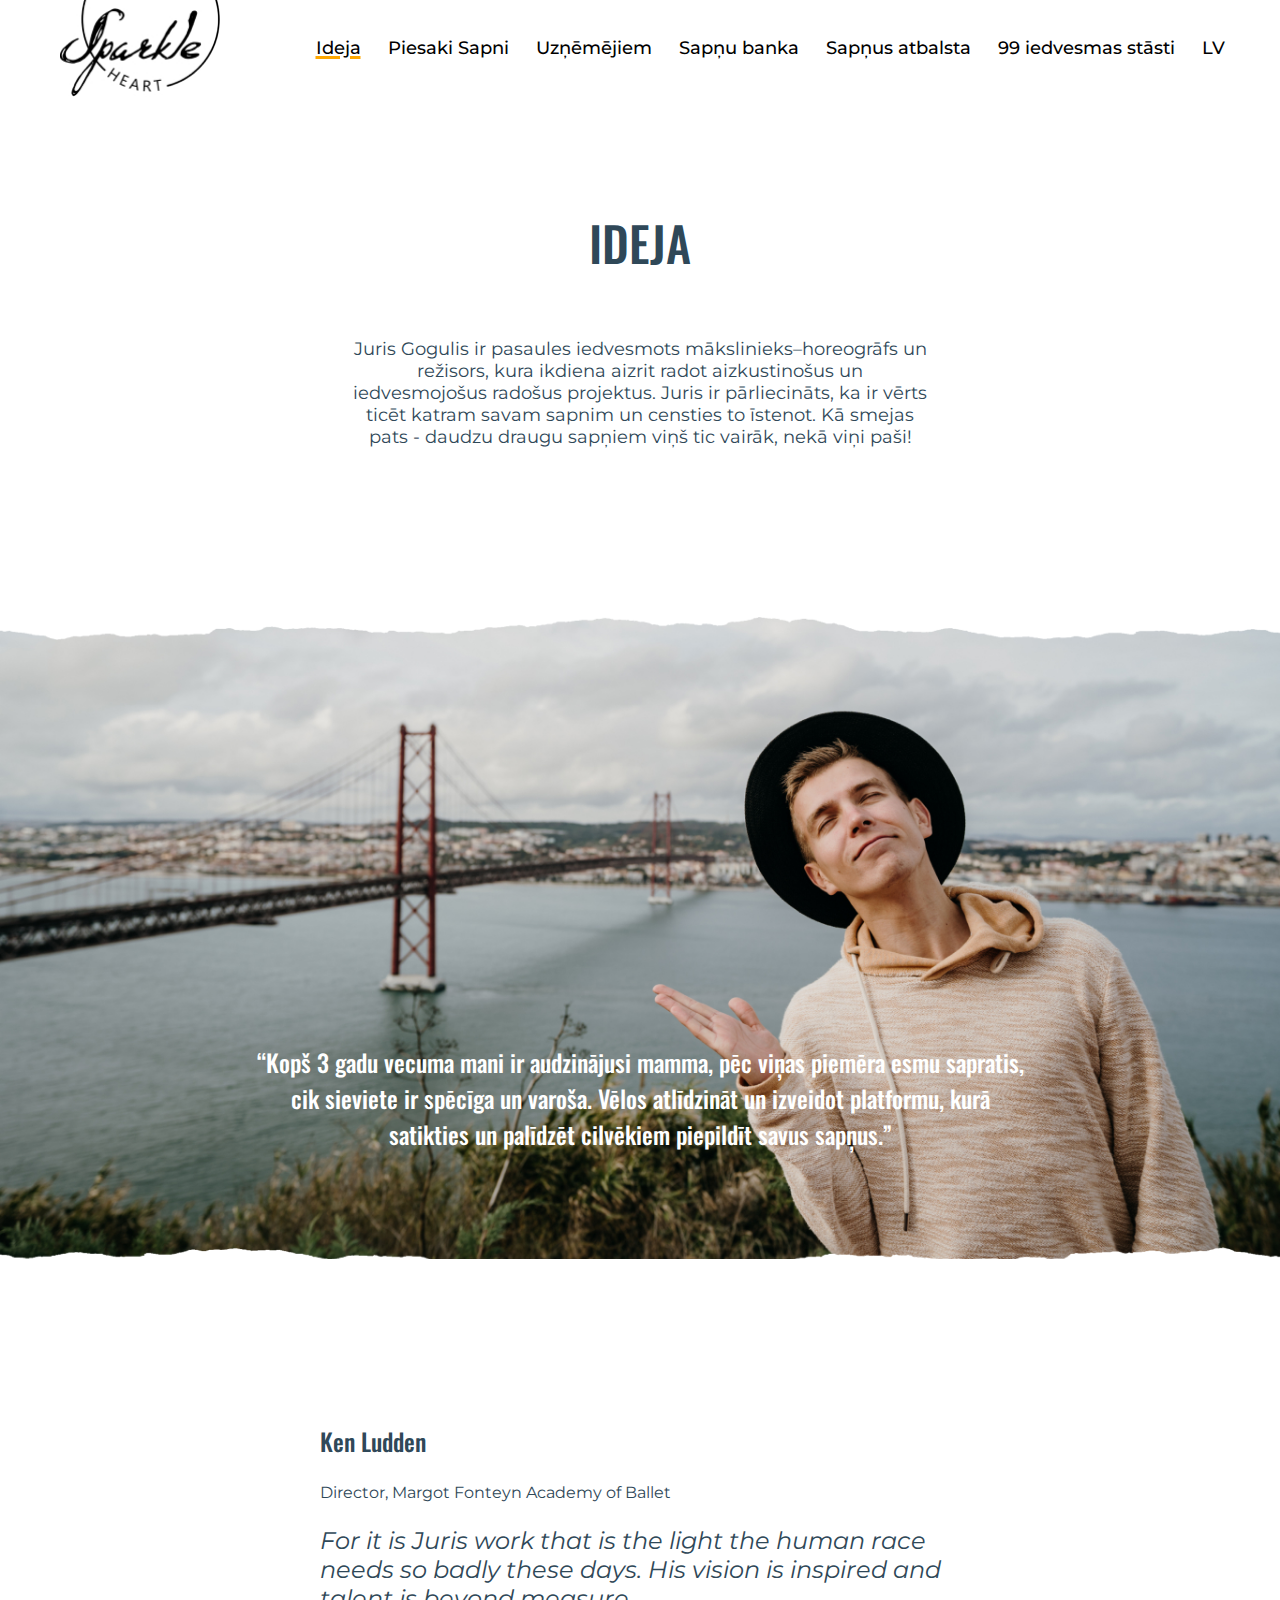
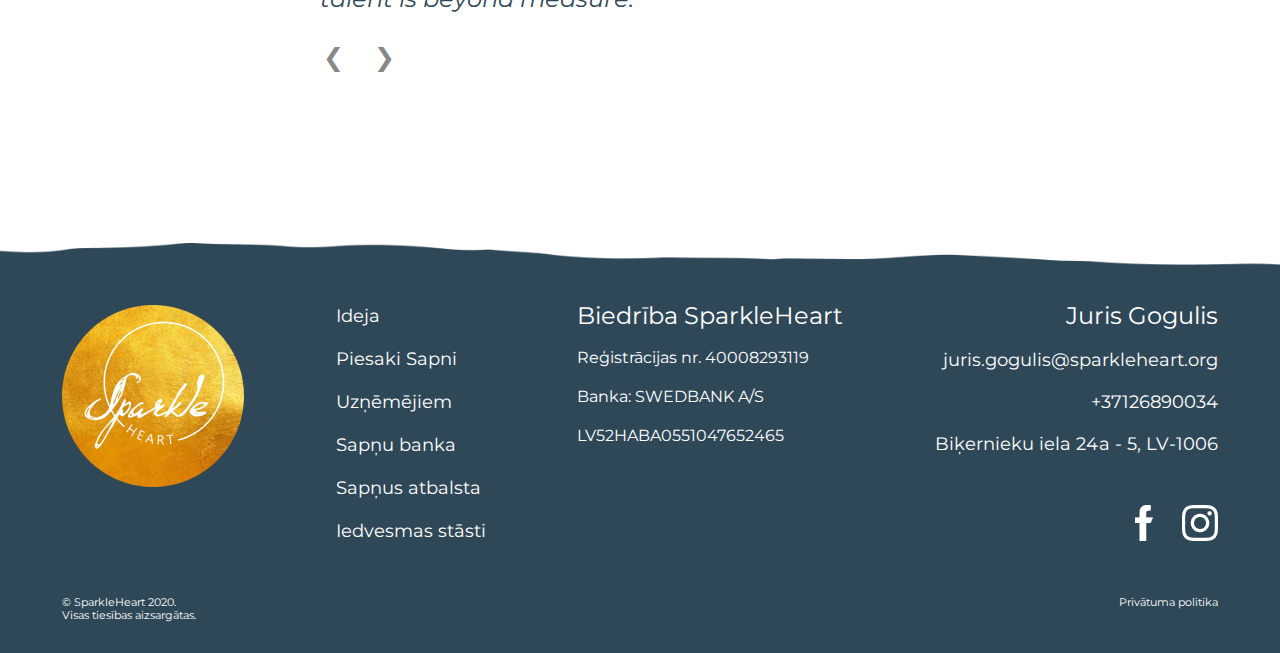
<file: ideja.html>
<!DOCTYPE html>
<html lang="en">

<head>
    <meta charset="UTF-8">
    <meta name="viewport" content="width=device-width, initial-scale=1.0">
    <meta http-equiv="X-UA-Compatible" content="ie=edge">
    <title>Sparkle</title>
    <link rel="stylesheet" href="assets/CSS/style.css">
    <link rel="icon" href="assets/img/Intersect.png">

</head>

<body>
    <div class="wrapper">
        <div class="navbar">
            <div class="container">
                <a class="logo" href="index.html"><img src="assets/img/BlackLogo 3.jpg" alt="black logo"></a>

                <img id="mobile-cta" class="mobile-menu" src="assets/img/menu.svg" alt="Open Navigation">

                <nav id="anchor">
                    <a class="logo" href="index.html"><img class="logo-2" src="assets/img/BlackLogo 3.jpg" alt="black logo"></a>
                    <img id="mobile-exit" class="mobile-menu-exit" src="assets/img/Exit-1.svg" alt="Close navigation">
                    <ul class="primary-nav">
                        <li><a class="active" href="ideja.html">Ideja</a></li>
                        <li><a href="piesaki_sapni.html">Piesaki Sapni</a></li>
                        <li><a href="uznemejiem.html">Uzņēmējiem</a></li>
                        <li><a href="sapnu_banka.html">Sapņu banka</a></li>
                        <li><a href="sapnus_atbalsta.html">Sapņus atbalsta</a></li>
                        <li><a href="iedvesmas_stasti.html">99 iedvesmas stāsti</a></li>
                        <div class="language">
                                <a href="#">LV</a>
                                <div class="dropdown-content">
                                <a href="#">EN</a>
                                <a href="#">RU</a>
                                </div>
                        </div>
                    </ul>

                    </ul>
                </nav>
            </div>
        </div>

        <section class=ideja-text>
            <h1>ideja</h1>
            <p class="text2 text">Juris Gogulis ir pasaules iedvesmots mākslinieks–horeogrāfs un režisors, kura ikdiena
                aizrit radot
                aizkustinošus un iedvesmojošus radošus projektus. Juris ir pārliecināts, ka ir vērts ticēt katram savam
                sapnim un censties to īstenot. Kā smejas pats - daudzu draugu sapņiem viņš tic vairāk, nekā viņi paši!</p>
        </section>
        <section class=juris>
            <img class="ripped-4" src="assets/img/ripped 6 12.png" alt="">
            <img class="juris-img" src="assets/img/Juris.jpg" alt="">
            <!-- <img class="gradient" src="assets/img/Rectangle 38.png" alt=""> -->
            <p class="text2">“Kopš 3 gadu vecuma mani ir audzinājusi mamma, pēc viņas piemēra esmu sapratis, cik
                sieviete ir spēcīga
                un varoša. Vēlos atlīdzināt un izveidot platformu, kurā satikties un palīdzēt cilvēkiem piepildīt savus
                sapņus.”</p>
            <img class="ripped-5" src="assets/img/ripped 6 13.png" alt="">
        </section>

        <div class="slideshow-container">
            <div class="mySlides">
                <h3>Ken Ludden</h3>
                <p>Director, Margot Fonteyn Academy of Ballet</p>
                <p class="italics">For it is Juris work that is the light the human race needs so badly these days. His
                    vision is
                    inspired and talent is beyond measure.</p>
            </div>
            <div class="mySlides">
                <h3>Something</h3>
                <p>Lorem ipsum dolor sit amet.</p>
                <p class="italics">Lorem ipsum dolor, sit amet consectetur adipisicing elit. Quas facere possimus
                    dolorum quidem a nulla porro aut, incidunt iure laboriosam.</p>
            </div>
            <a class="prev" onclick="plusSlides(-1)">&#10094;</a>
            <a class="next" onclick="plusSlides(1)">&#10095;</a>
        </div>

        <footer class="footer-color">
            <div class="footer-1">
                <div class="golden-logo"><img src="assets/img/GoldenV2Logo 3.png" alt=""></div>
                <div class="links">
                    <ul>
                        <li><a href="ideja.html">Ideja</a></li>
                        <li><a href="piesaki_sapni.html">Piesaki Sapni</a></li>
                        <li><a href="uznemejiem.html">Uzņēmējiem</a></li>
                        <li><a href="sapnu_banka.html">Sapņu banka</a></li>
                        <li><a href="sapnus_atbalsta.html">Sapņus atbalsta</a></li>
                        <li><a href="iedvesmas_stasti.html">Iedvesmas stāsti</a></li>
                    </ul>
                </div>
                <div class="bank">
                    <ul>
                        <li><span>Biedrība SparkleHeart</span></li>
                        <li>Reģistrācijas nr. 40008293119</li>
                        <li>Banka: SWEDBANK A/S</li>
                        <li>LV52HABA0551047652465</li>
                    </ul>
                </div>
                <div class="contacts">
                    <ul>
                        <li><span> Juris Gogulis</li></span>
                        <li>juris.gogulis@sparkleheart.org</li>
                        <li>+37126890034</li>
                        <li>Biķernieku iela 24a - 5, LV-1006</li>
                        <li class="rekvizīti">Skatīt rekvizītus</li>
                        <li>
                            <div class="media"><img src="assets/img/Vector (4).png" alt=""><img src="assets/img/Vector (3).png"
                                    alt=""></div>
                        </li>
                    </ul>
                </div>
            </div>
            <div class="footer-2">
                <p class="p-1">© SparkleHeart 2020. <span>Visas tiesības aizsargātas.</span></p>
                <p class="p-2">Privātuma politika</p>
            </div>
        </footer>
        <script src="assets/js/slide_script.js"></script>
        <script src="assets/js/script.js"></script>
    </div>
</file>
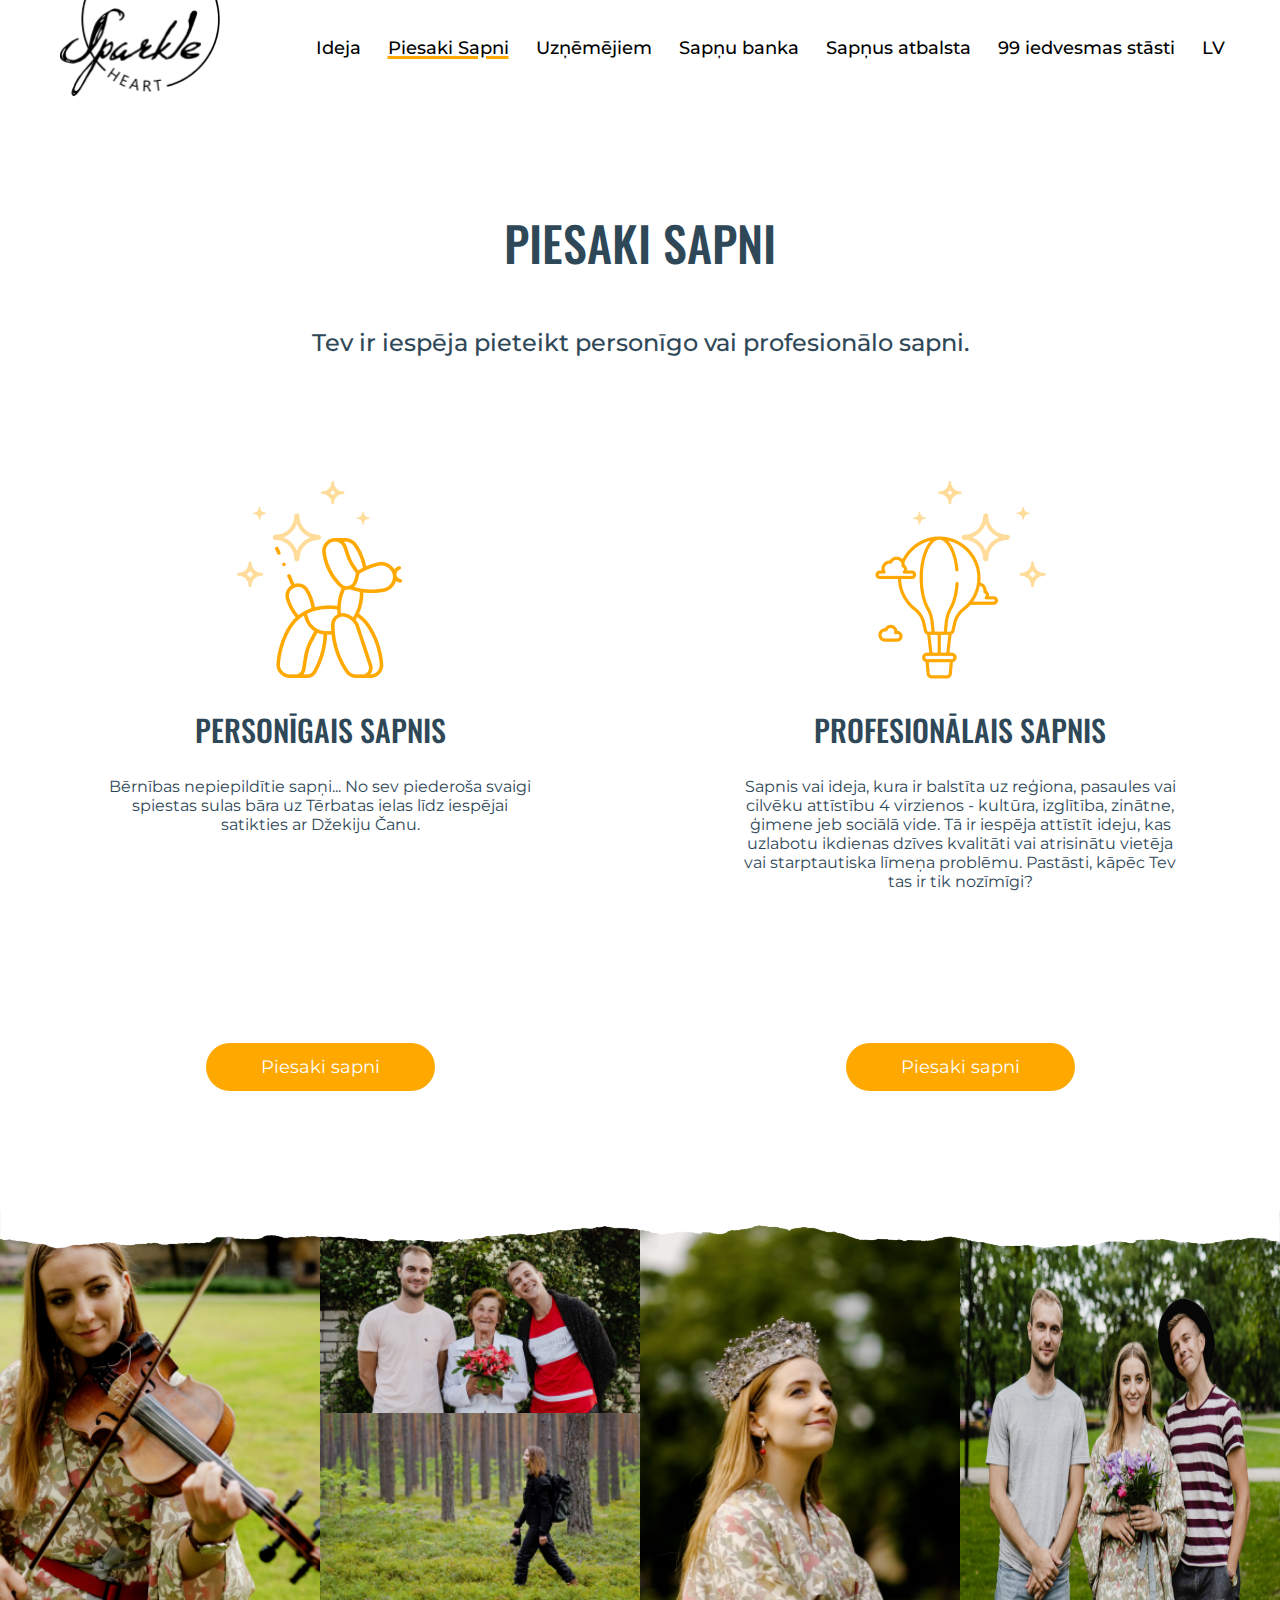
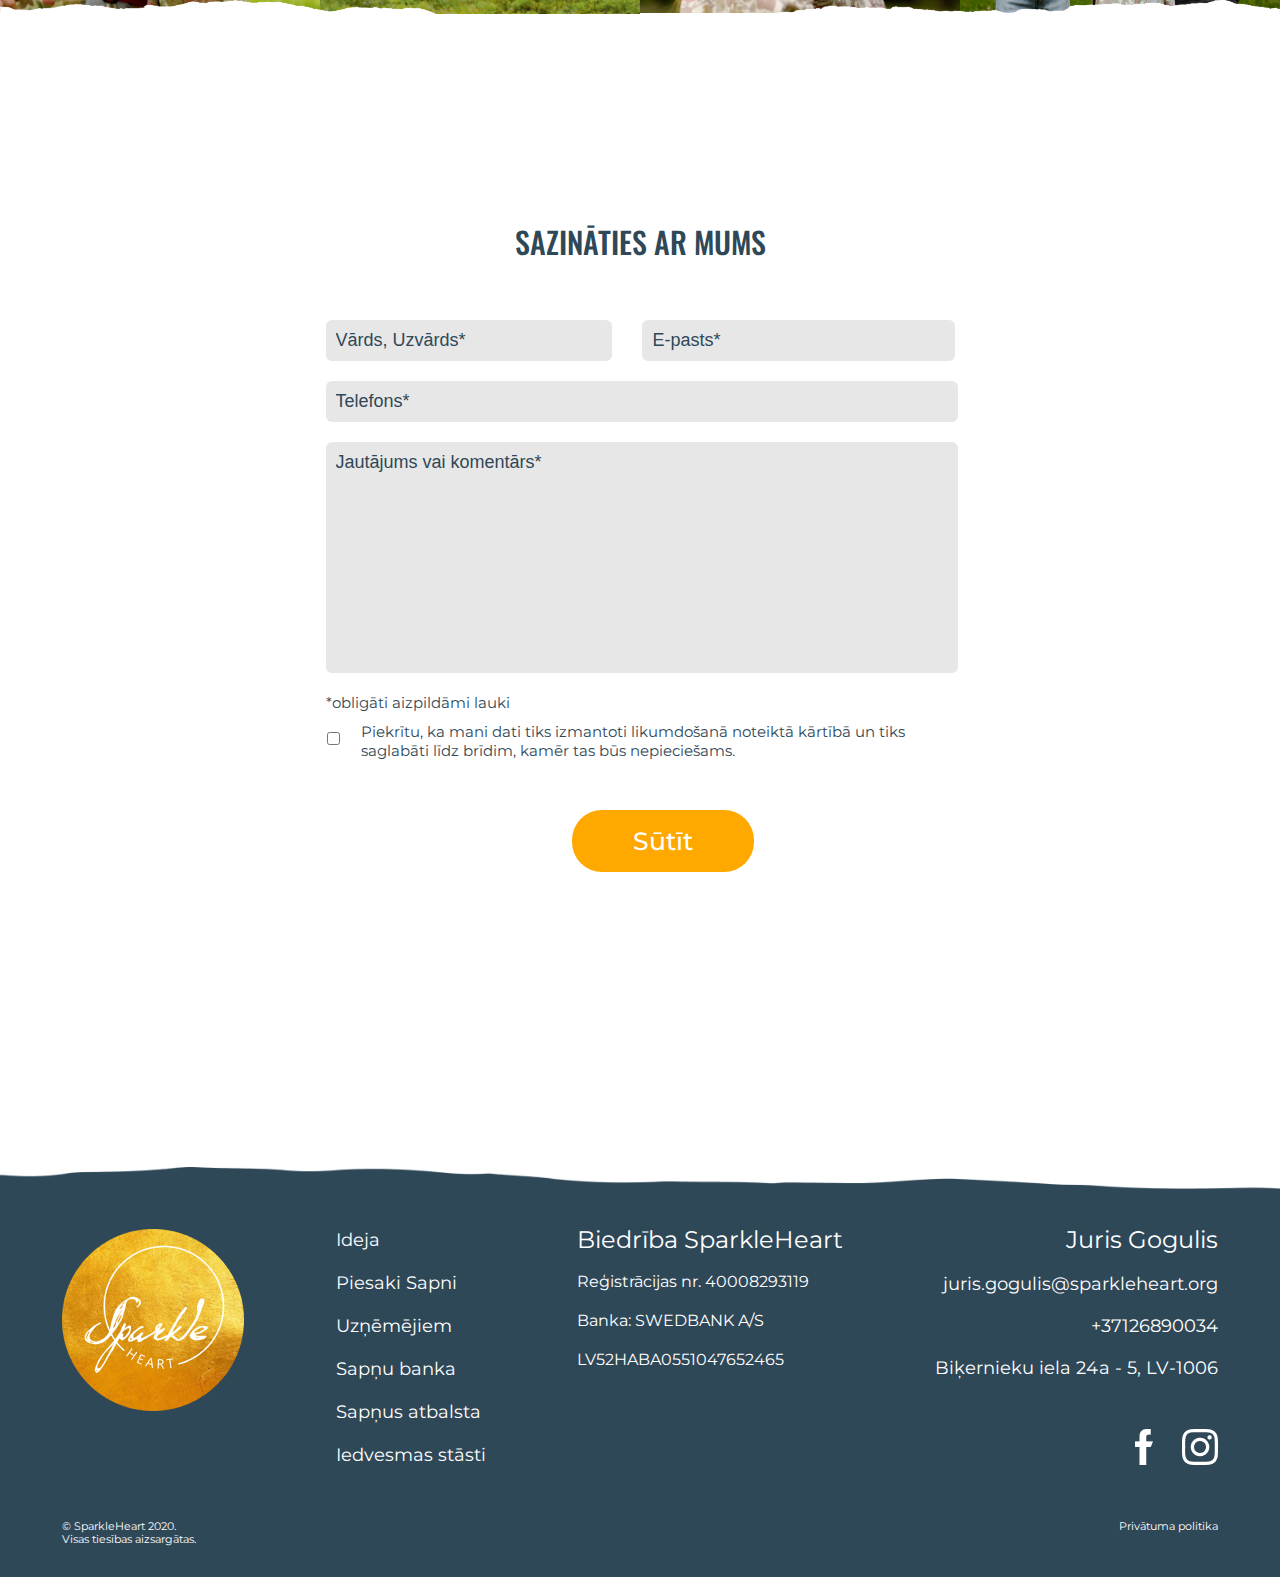
<file: piesaki_sapni.html>
<!DOCTYPE html>
<html lang="en">

<head>
    <meta charset="UTF-8">
    <meta name="viewport" content="width=device-width, initial-scale=1.0">
    <meta http-equiv="X-UA-Compatible" content="ie=edge">
    <title>Sparkle</title>
    <link rel="stylesheet" href="assets/CSS/style.css">
    <link rel="icon" href="assets/img/Intersect.png">

</head>

<body>

    <div class="wrapper">
        <div class="navbar">
            <div class="container">
                <a class="logo" href="index.html"><img src="assets/img/BlackLogo 3.jpg" alt="black logo"></a>

                <img id="mobile-cta" class="mobile-menu" src="assets/img/menu.svg" alt="Open Navigation">

                <nav id="anchor">
                    <a class="logo" href="index.html"><img class="logo-2" src="assets/img/BlackLogo 3.jpg" alt="black logo"></a>
                    <img id="mobile-exit" class="mobile-menu-exit" src="assets/img/Exit-1.svg" alt="Close navigation">
                    <ul class="primary-nav">
                        <li><a href="ideja.html">Ideja</a></li>
                        <li><a class="active"href="piesaki_sapni.html">Piesaki Sapni</a></li>
                        <li><a href="uznemejiem.html">Uzņēmējiem</a></li>
                        <li><a href="sapnu_banka.html">Sapņu banka</a></li>
                        <li><a href="sapnus_atbalsta.html">Sapņus atbalsta</a></li>
                        <li><a href="iedvesmas_stasti.html">99 iedvesmas stāsti</a></li>
                        <div class="language">
                                <a href="#">LV</a>
                                <div class="dropdown-content">
                                <a href="#">EN</a>
                                <a href="#">RU</a>
                                </div>
                        </div>
                    </ul>

                    </ul>
                </nav>
            </div>
        </div>

        <section class="section-1">
            <h1>piesaki sapni</h1>
            <p class="text1">Tev ir iespēja pieteikt personīgo vai profesionālo sapni.</p>
            <div class="piesaki-sapni">
                <div class="sapnis personigais-sapnis">
                    <img src="assets/img/pers-sapnis.png" alt="">
                    <h2>personīgais sapnis</h2>
                    <p>Bērnības nepiepildītie sapņi... No sev piederoša svaigi spiestas sulas bāra uz Tērbatas ielas
                        līdz
                        iespējai satikties ar Džekiju Čanu.</p>
                    <button class="text2">Piesaki sapni</button>
                </div>
                <div class="sapnis profesionalais-sapnis">
                    <img src="assets/img/prof-sapnis.png" alt="">
                    <h2>profesionālais sapnis</h2>
                    <p>Sapnis vai ideja, kura ir balstīta uz reģiona, pasaules vai cilvēku attīstību 4 virzienos -
                        kultūra, izglītība, zinātne, ģimene jeb sociālā vide. Tā ir iespēja attīstīt ideju, kas
                        uzlabotu ikdienas dzīves kvalitāti vai atrisinātu vietēja vai starptautiska līmeņa problēmu.
                        Pastāsti, kāpēc Tev tas ir tik nozīmīgi?</p>
                    <button class="text2">Piesaki sapni</button>
                </div>
            </div>
        </section>

        <img class="ripped-2" src="assets/img/ripped 6 7.svg" alt="">
        <section class="gallery">
            <img class="image" src="assets/img/Lauma_4.jpg" alt="">

            <div class="image"><img src="assets/img/Brinuma_meita-3.jpg" alt="">
                <img src="assets/img/Arta_2 1.jpg" alt="">
            </div>            
            <img class="image" src="assets/img/Lauma_3.jpg" alt="">
            <img class="image" src="assets/img/Brinuma_meita-2.jpg" alt="">
        </section>
        <img class="ripped-3" src="assets/img/ripped 6 8.svg" alt="">

        <section class="form form-2">
                <h2>Sazināties ar mums</h2>
                <form action="#" method="POST">
                    <div class="first-row">
                        <div>
                            <input type="text" id="name" name="name" placeholder="Vārds, Uzvārds*">
                        </div>
                        <div>
                            <input type="email" id="user-email" name="email" placeholder="E-pasts*">
                        </div>
                    </div>
                    <div>
                        <input type="text" id="telefons" name="telefons" placeholder="Telefons*">
    
                        <div>
                            <input type="text" id="question" name="question" placeholder="Jautājums vai komentārs*">
                        </div>
                        <p>*obligāti aizpildāmi lauki</p>
                        <div class="check">
                            <input type="checkbox" name="checkbox" id="checkbox">
                            <span class="checkbox"></span>
                            <label class="checkbox" for="checkbox">Piekrītu, ka mani dati tiks izmantoti likumdošanā noteiktā kārtībā un
                                tiks
                                saglabāti
                                līdz brīdim, kamēr tas būs nepieciešams.</label>
                        </div>
                        <input class="submit" type="submit" value="Sūtīt">
                    </div>
                </form>
    
    
            </section>

        <footer class="footer-color">
            <div class="footer-1">
                <div class="golden-logo"><img src="assets/img/GoldenV2Logo 3.png" alt=""></div>
                <div class="links">
                    <ul>
                        <li><a href="ideja.html">Ideja</a></li>
                        <li><a href="piesaki_sapni.html">Piesaki Sapni</a></li>
                        <li><a href="uznemejiem.html">Uzņēmējiem</a></li>
                        <li><a href="sapnu_banka.html">Sapņu banka</a></li>
                        <li><a href="sapnus_atbalsta.html">Sapņus atbalsta</a></li>
                        <li><a href="iedvesmas_stasti.html">Iedvesmas stāsti</a></li>
                    </ul>
                </div>
                <div class="bank">
                    <ul>
                        <li><span>Biedrība SparkleHeart</span></li>
                        <li>Reģistrācijas nr. 40008293119</li>
                        <li>Banka: SWEDBANK A/S</li>
                        <li>LV52HABA0551047652465</li>
                    </ul>
                </div>
                <div class="contacts">
                    <ul>
                        <li><span> Juris Gogulis</li></span>
                        <li>juris.gogulis@sparkleheart.org</li>
                        <li>+37126890034</li>
                        <li>Biķernieku iela 24a - 5, LV-1006</li>
                        <li class="rekvizīti">Skatīt rekvizītus</li>
                        <li>
                            <div class="media"><img src="assets/img/Vector (4).png" alt=""><img src="assets/img/Vector (3).png"
                                    alt=""></div>
                        </li>
                    </ul>
                </div>
            </div>
            <div class="footer-2">
                <p class="p-1">© SparkleHeart 2020. <span>Visas tiesības aizsargātas.</span></p>
                <p class="p-2">Privātuma politika</p>
            </div>
        </footer>
        <script src="assets/js/script.js"></script>
    </div>
</body>
</file>
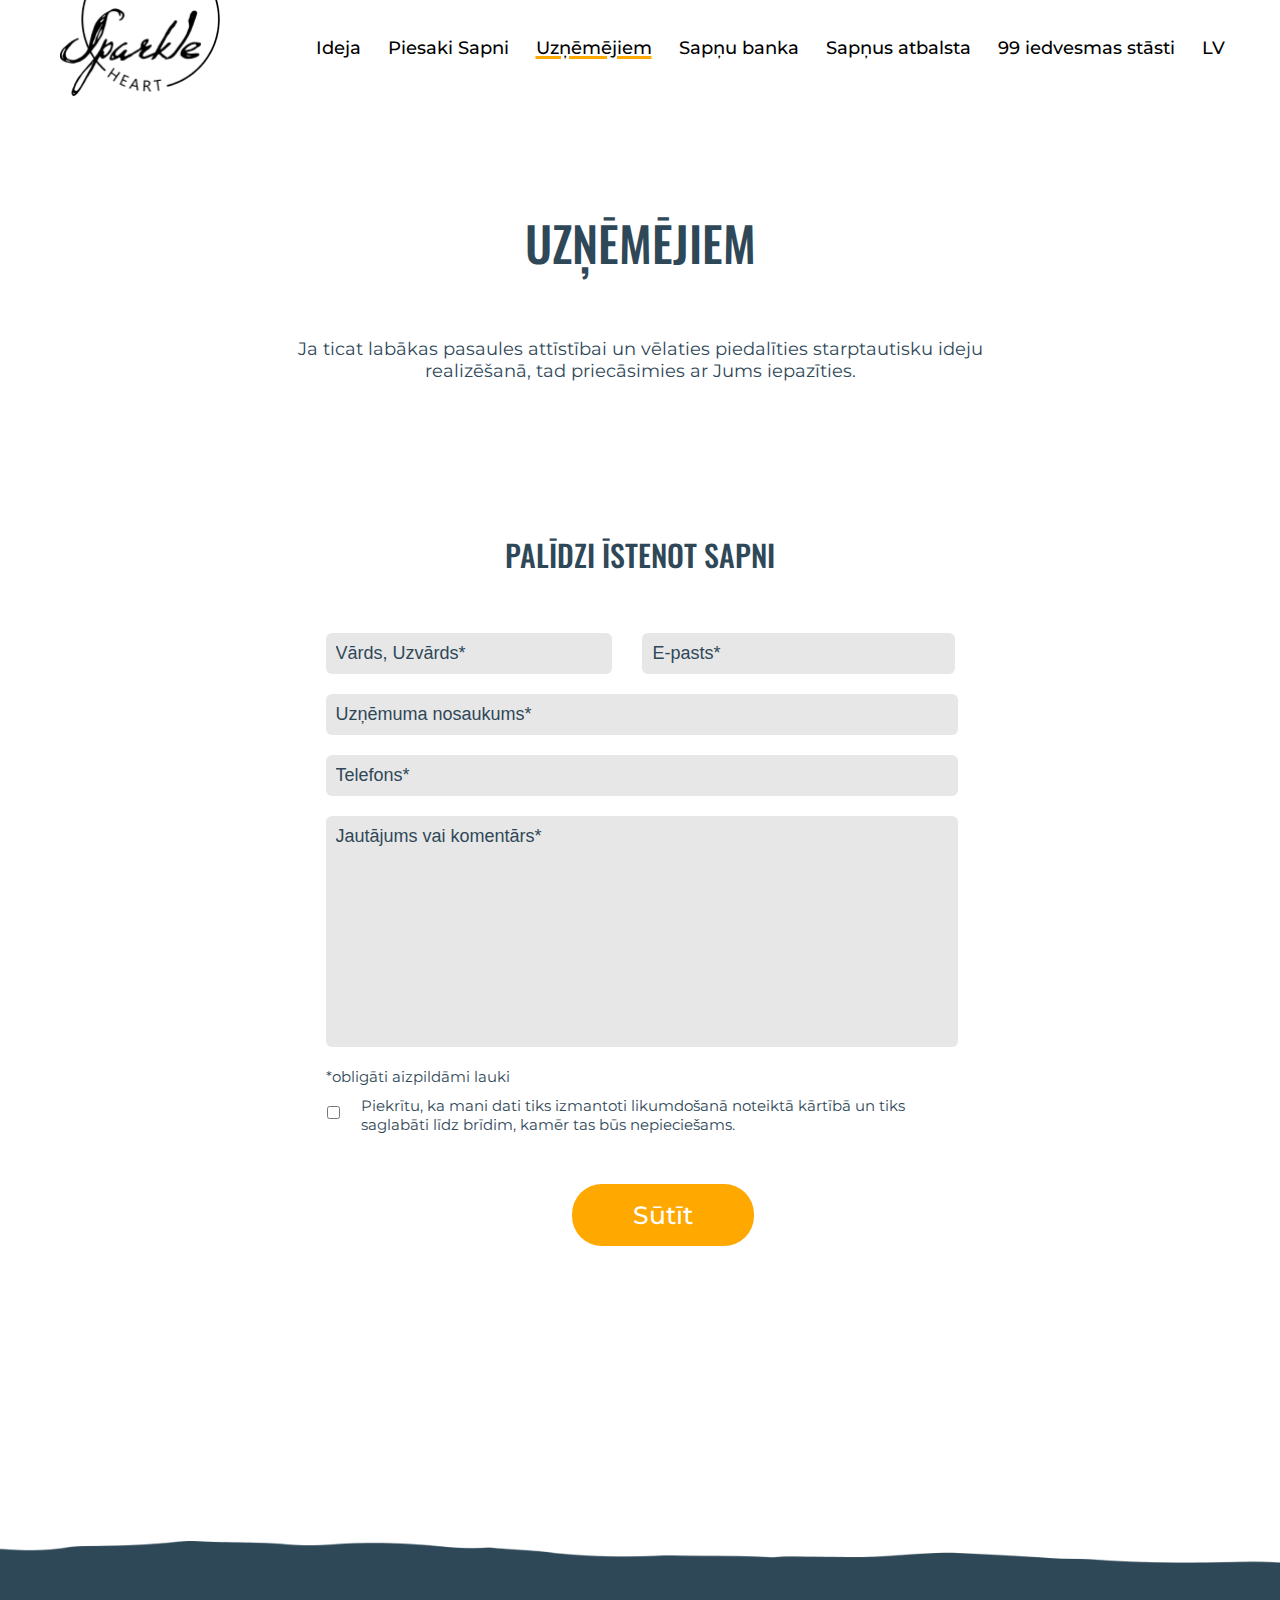
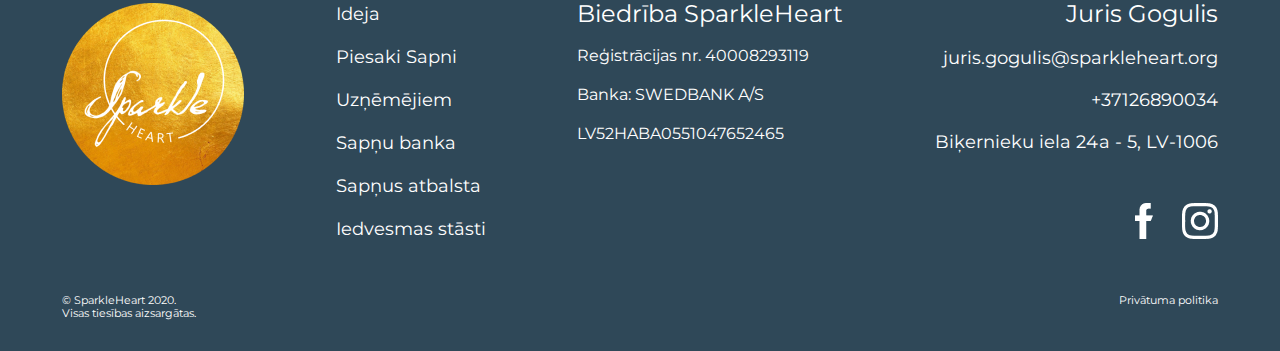
<file: uznemejiem.html>
<!DOCTYPE html>
<html lang="en">

<head>
    <meta charset="UTF-8">
    <meta name="viewport" content="width=device-width, initial-scale=1.0">
    <meta http-equiv="X-UA-Compatible" content="ie=edge">
    <title>Sparkle</title>
    <link rel="stylesheet" href="assets/CSS/style.css">
    <link rel="icon" href="assets/img/Intersect.png">

</head>

<body>

    <div class="wrapper">
        <div class="navbar">
            <div class="container">
                <a class="logo" href="index.html"><img src="assets/img/BlackLogo 3.jpg" alt="black logo"></a>

                <img id="mobile-cta" class="mobile-menu" src="assets/img/menu.svg" alt="Open Navigation">

                <nav id="anchor">
                    <a class="logo" href="index.html"><img class="logo-2" src="assets/img/BlackLogo 3.jpg" alt="black logo"></a>
                    <img id="mobile-exit" class="mobile-menu-exit" src="assets/img/Exit-1.svg" alt="Close navigation">
                    <ul class="primary-nav">
                        <li><a href="ideja.html">Ideja</a></li>
                        <li><a href="piesaki_sapni.html">Piesaki Sapni</a></li>
                        <li><a class="active" href="uznemejiem.html">Uzņēmējiem</a></li>
                        <li><a href="sapnu_banka.html">Sapņu banka</a></li>
                        <li><a href="sapnus_atbalsta.html">Sapņus atbalsta</a></li>
                        <li><a href="iedvesmas_stasti.html">99 iedvesmas stāsti</a></li>
                        <div class="language">
                                <a href="#">LV</a>
                                <div class="dropdown-content">
                                <a href="#">EN</a>
                                <a href="#">RU</a>
                                </div>
                        </div>
                    </ul>

                    </ul>
                </nav>
            </div>
        </div>

        <section class="uznemejiem">
            <h1>Uzņēmējiem</h1>
            <p class="text2">Ja ticat labākas pasaules attīstībai un vēlaties piedalīties starptautisku ideju
                realizēšanā, tad priecāsimies ar Jums iepazīties.</p>
        </section>

        <section class="form form-2">
            <h2>Palīdzi īstenot sapni</h2>
            <form action="#" method="POST">
                <div class="first-row">
                    <div>
                        <input type="text" id="name" name="name" placeholder="Vārds, Uzvārds*">
                    </div>
                    <div>
                        <input type="email" id="user-email" name="email" placeholder="E-pasts*">
                    </div>
                </div>
                <div>

                    <input type="text" id="company" name="company" placeholder="Uzņēmuma nosaukums*">
                    <input type="text" id="telefons" name="telefons" placeholder="Telefons*">

                    <div>
                        <input type="text" id="question" name="question" placeholder="Jautājums vai komentārs*">
                    </div>
                    <p>*obligāti aizpildāmi lauki</p>
                    <div class="check">
                        <input type="checkbox" name="checkbox" id="checkbox">
                        <span class="checkbox"></span>
                        <label class="checkbox" for="checkbox">Piekrītu, ka mani dati tiks izmantoti likumdošanā
                            noteiktā kārtībā un
                            tiks
                            saglabāti
                            līdz brīdim, kamēr tas būs nepieciešams.</label>
                    </div>
                    <input class="submit" type="submit" value="Sūtīt">
                </div>
            </form>


        </section>

        <footer class="footer-color">
            <div class="footer-1">
                <div class="golden-logo"><img src="assets/img/GoldenV2Logo 3.png" alt=""></div>
                <div class="links">
                    <ul>
                        <li><a href="ideja.html">Ideja</a></li>
                        <li><a href="piesaki_sapni.html">Piesaki Sapni</a></li>
                        <li><a href="uznemejiem.html">Uzņēmējiem</a></li>
                        <li><a href="sapnu_banka.html">Sapņu banka</a></li>
                        <li><a href="sapnus_atbalsta.html">Sapņus atbalsta</a></li>
                        <li><a href="iedvesmas_stasti.html">Iedvesmas stāsti</a></li>
                    </ul>
                </div>
                <div class="bank">
                    <ul>
                        <li><span>Biedrība SparkleHeart</span></li>
                        <li>Reģistrācijas nr. 40008293119</li>
                        <li>Banka: SWEDBANK A/S</li>
                        <li>LV52HABA0551047652465</li>
                    </ul>
                </div>
                <div class="contacts">
                    <ul>
                        <li><span> Juris Gogulis</li></span>
                        <li>juris.gogulis@sparkleheart.org</li>
                        <li>+37126890034</li>
                        <li>Biķernieku iela 24a - 5, LV-1006</li>
                        <li class="rekvizīti">Skatīt rekvizītus</li>
                        <li>
                            <div class="media"><img src="assets/img/Vector (4).png" alt=""><img src="assets/img/Vector (3).png"
                                    alt=""></div>
                        </li>
                    </ul>
                </div>
            </div>
            <div class="footer-2">
                <p class="p-1">© SparkleHeart 2020. <span>Visas tiesības aizsargātas.</span></p>
                <p class="p-2">Privātuma politika</p>
            </div>
        </footer>
        <script src="assets/js/script.js"></script>
    </div>
</body>
</file>
<file: assets/CSS/style.css>
@charset "UTF-8";
@import url("https://fonts.googleapis.com/css2?family=Montserrat:wght@400;500&family=Oswald:wght@500&display=swap");
body {
  background: white;
  margin: 0;
  margin-right: 0;
  padding: 0;
  font-family: "Montserrat", sans-serif;
  display: flex;
  width: 100%;
  height: 100%;
  overflow-x: hidden;
}

div.container {
  margin-left: 0;
  margin-top: 0;
}

h1 {
  font-family: "Oswald";
  font-style: normal;
  font-weight: 500;
  font-size: 48px;
  line-height: 71px;
  color: #2F4858;
  text-transform: uppercase;
  text-align: center;
}

h2 {
  font-family: "Oswald";
  font-style: normal;
  font-weight: 500;
  font-size: 30px;
  line-height: 44px;
  color: #2F4858;
  text-transform: uppercase;
  text-align: center;
}

h3 {
  font-family: "Oswald";
  font-style: normal;
  font-weight: 500;
  font-size: 24px;
  line-height: 36px;
  color: #2F4858;
  text-transform: uppercase;
}

.text1 {
  font-family: "Montserrat";
  font-style: normal;
  font-weight: 500;
  font-size: 24px;
  line-height: 29px;
  color: #2F4858;
  text-align: center;
}

.text2 {
  font-family: "Montserrat";
  font-style: normal;
  font-weight: 400;
  font-size: 18px;
  line-height: 22px;
  color: #2F4858;
  text-align: center;
}

.active {
  -webkit-text-decoration: underline solid #FFA800 15%;
          text-decoration: underline solid #FFA800 15%;
}

.language {
  position: relative;
  display: inline-block;
  margin-top: 13px;
}
.language a {
  cursor: pointer;
}
.language .dropdown-content {
  display: none;
  position: absolute;
}
.language .dropdown-content:hover {
  display: block;
}
.language .dropdown-content a {
  color: black;
  padding: 5px 13px;
  text-decoration: none;
  display: block;
}
.language:hover .dropdown-content {
  display: block;
}

.ideja-text {
  text-align: center;
}

.navbar {
  background: white;
}
.navbar nav {
  display: none;
  align-items: center;
}
.navbar .container {
  display: inline-block;
  width: 100%;
}
.navbar .container .logo img {
  margin-right: 0;
  margin-left: 20px;
  width: 120px;
  float: left;
}
.navbar .container .mobile-menu {
  margin: 30px 30px;
  width: 20px;
  float: right;
}
.navbar .mobile-menu {
  cursor: pointer;
}

a {
  color: #444444;
  text-decoration: none;
}

ul {
  list-style-type: none;
  margin: 0;
  padding: 0;
}

nav.menu-btn {
  display: block;
}

nav {
  position: fixed;
  z-index: 9999;
  width: 100%;
  right: 0;
  top: 0;
  background: white;
  height: 100vh;
  padding: 1em;
}
nav ul.primary-nav {
  margin-top: 5em;
}
nav li a {
  color: black;
  display: block;
  padding: 0.5em;
  font-size: 1.3em;
  text-align: center;
  align-items: center;
  font-family: "Montserrat";
  font-style: normal;
  font-weight: 500;
  font-size: 18px;
  line-height: 22px;
}
nav li a:hover {
  -webkit-text-decoration: underline solid #FFA800 15%;
          text-decoration: underline solid #FFA800 15%;
}

.mobile-menu-exit {
  float: right;
  margin: 0.5em;
  cursor: pointer;
}

.ripped {
  position: absolute;
  top: 75px;
  width: 100%;
  z-index: 2;
}

.video video {
  z-index: -10;
}

.text {
  text-align: center;
  padding: 80px 20px;
  font-family: "Montserrat";
  font-style: normal;
  font-weight: 400;
  font-size: 12px;
  line-height: 15px;
  color: #2F4858;
}

.gallery {
  display: flex;
  flex-direction: row;
  flex-wrap: wrap;
}
.gallery div img {
  width: 100%;
  height: auto;
  margin-bottom: -5px;
}
.gallery .image {
  width: 25%;
  height: auto;
  flex: 50%;
  z-index: -3;
}

.ripped-2 {
  width: 100%;
  z-index: -1;
  position: absolute;
}

.ripped-3 {
  width: 100%;
  z-index: -1;
  position: relative;
  top: -15px;
}

.buttons {
  margin-top: 100px;
  display: flex;
  align-items: center;
  justify-content: space-between;
  flex-direction: column;
}
.buttons .btn-1 {
  margin-bottom: 60px;
}
.buttons .btn-1 h3 {
  margin-bottom: 35px;
  margin-top: 5px;
}
.buttons .btn-2 h3 {
  margin-bottom: 35px;
}
.buttons div {
  text-align: center;
  flex: 50%;
}
.buttons div h3 {
  font-family: "Oswald";
  font-weight: 500;
  text-transform: uppercase;
  margin-bottom: 50px;
}
.buttons div button {
  font-family: "Montserrat";
  font-style: normal;
  font-weight: 500;
  font-size: 18px;
  line-height: 22px;
  color: #FFFFFF;
  padding: 13px 55px;
  background-color: #FFA800;
  border: none;
  border-radius: 30px;
}

.form {
  margin-top: 150px;
  text-align: center;
  margin: auto;
}
.form h2 {
  font-family: "Oswald";
  font-weight: 500;
  text-transform: uppercase;
  text-align: center;
  margin-bottom: 20px;
  margin-top: 125px;
  color: #2F4858;
}
.form input {
  width: 100%;
  padding: 0;
  font-size: 18px;
  font-weight: 400;
  text-align: left;
  padding: 10px;
  background: rgba(196, 196, 196, 0.4);
  border-radius: 6px;
  border: none;
  margin: 10px;
  color: #2F4858;
}
.form ::-moz-placeholder {
  color: #2F4858;
  opacity: 1;
}
.form :-ms-input-placeholder {
  color: #2F4858;
  opacity: 1;
}
.form ::placeholder {
  color: #2F4858;
  opacity: 1;
}
.form :-ms-input-placeholder {
  color: #2F4858;
}
.form ::-ms-input-placeholder {
  color: #2F4858;
}
.form #question {
  padding-bottom: 200px;
}
.form input#checkbox {
  width: 15px;
  float: left;
  margin-right: 20px;
  margin-bottom: 80px;
}
.form .check {
  text-align: left;
  font-size: 15px;
}
.form .check label {
  color: #2F4858;
}
.form p {
  margin: 10px;
  font-weight: 400;
  text-align: left;
  font-size: 15px;
  color: #2F4858;
}
.form .submit {
  background-color: #FFA800;
  font-family: "Montserrat";
  font-style: normal;
  font-weight: 500;
  font-size: 18px;
  line-height: 22px;
  text-align: center;
  width: 140px;
  margin-top: 50px;
  color: #FFFFFF;
  border-radius: 30px;
}

.atbalst {
  background-image: url("../img/Yellow-bg.png");
  margin-top: 9.375em;
  padding-top: 40px;
  height: 20em;
}
.atbalst .logos {
  display: flex;
  align-items: center;
  flex-direction: row;
  flex-wrap: wrap;
  margin: 3.5rem auto 11rem;
  width: 100%;
  justify-content: space-around;
}
.atbalst .logos img {
  width: 20%;
  max-width: 40%;
  height: auto;
  max-height: 100%;
  vertical-align: middle;
  margin: 0 2.3rem 0 2.4rem;
}
.atbalst .logos .linearis {
  min-width: 6%;
  width: 6%;
}
.atbalst h3 {
  text-transform: uppercase;
  font-family: "Oswald";
  font-style: normal;
  font-weight: 500;
  font-size: 24px;
  line-height: 36px;
  text-align: center;
  color: #2F4858;
}

.cookie-container {
  width: 810px;
  display: flex;
  position: fixed;
  bottom: -100%;
  left: 0;
  right: 0;
  background: #2F4858;
  color: #ffffff;
  padding: 30px 46px;
  justify-content: space-around;
  align-items: center;
  margin: auto;
  text-align: center;
  transition: 400ms;
}
.cookie-container p {
  color: #ffffff;
  width: 450px;
}
.cookie-container p a {
  font-weight: bold;
  color: #ffffff;
}
.cookie-container .cookie-button,
.cookie-container .cookie-button2 {
  cursor: pointer;
  border: none;
  border-radius: 20px;
  padding: 10px 30px;
  text-align: center;
  font-family: "Montserrat";
  font-style: normal;
  font-weight: 500;
  font-size: 14px;
  line-height: 17px;
}
.cookie-container .cookie-button {
  background-color: #FFA800;
  color: #ffffff;
}

.cookie-container.cookie-active {
  bottom: 0;
}

.footer-color {
  background-color: white;
}

footer {
  background-image: url("../img/grey-bg.png");
  background-color: #ffcb66;
  background-size: 100%;
  background-repeat: round;
  display: grid;
  -moz-column-gap: 1rem;
       column-gap: 1rem;
  color: white;
  padding: 3.875em 1.25em 0 1.25em;
  z-index: 5;
}
footer .footer-1 {
  display: flex;
  justify-content: space-between;
  flex-wrap: wrap;
  flex-direction: column;
}
footer .footer-1 .golden-logo img {
  width: 100px;
  margin-bottom: 1.5em;
}
footer .footer-1 ul li {
  margin-bottom: 20px;
}
footer .footer-1 ul li span {
  font-size: 24px;
  line-height: 22px;
}
footer .footer-1 .contacts {
  text-align: left;
  font-size: 12px;
  line-height: 15px;
}
footer .footer-1 .contacts .media {
  margin-top: 50px;
}
footer .footer-1 .contacts .media img {
  margin-right: 29px;
  margin-bottom: 30px;
}
footer .footer-1 .contacts .rekvizīti {
  font-weight: bold;
  font-size: 14px;
  line-height: 17px;
}
footer .footer-1 .links li {
  display: none;
  margin-bottom: 21px;
  font-size: 18px;
}
footer .footer-1 .links li a {
  color: white;
  list-style-type: none;
}
footer .footer-1 .links li a:hover {
  font-weight: bold;
}
footer .footer-1 .bank {
  display: none;
}
footer .footer-2 {
  display: flex;
  flex-direction: column;
  margin-top: 0;
  font-size: 11px;
  line-height: 13px;
  margin-bottom: 30px;
}
footer .footer-2 .p-1 {
  float: left;
  margin-top: 0;
}
footer .footer-2 .p-2 {
  float: right;
  margin-top: 0;
}

.error_404 {
  background-color: rgb(255, 203, 102);
  padding: 175px;
  text-align: center;
}
.error_404 h1 {
  margin: 0;
  color: white;
  font-family: "Oswald";
  font-style: normal;
  font-weight: 700;
  font-size: 96px;
  line-height: 142px;
  text-align: center;
}
.error_404 h3 {
  text-transform: none;
  font-weight: bold;
}
.error_404 p {
  font-family: "Montserrat";
  font-style: normal;
  font-weight: 400;
  font-size: 18px;
  line-height: 22px;
}
.error_404 button {
  color: rgb(255, 203, 102);
  background-color: #ffffff;
  border: none;
  border-radius: 25px;
  padding: 15px 50px;
  text-align: center;
  cursor: pointer;
  margin-top: 30px;
  font-family: "Montserrat";
  font-style: normal;
  font-weight: 500;
  font-size: 18px;
  line-height: 22px;
}

.ideja-text h1 {
  margin: 0;
}
.ideja-text p.text2.text {
  width: 60%;
  margin: auto;
  padding: 60px 20px;
}

.juris {
  position: relative;
  text-align: center;
}
.juris p {
  position: absolute;
  bottom: 10%;
  left: 20%;
  font-weight: bold;
  color: white;
  width: 60%;
  font-family: "Oswald";
  font-style: normal;
  font-weight: 500;
  font-size: 1.125em;
  line-height: 1.5em;
}
.juris .ripped-4 {
  width: 100%;
  z-index: 2;
  position: absolute;
}
.juris .juris-img {
  max-width: 100%;
  height: auto;
  z-index: -3;
}
.juris .ripped-5 {
  width: 100%;
  z-index: 2;
  position: relative;
  top: -15px;
}

.slideshow-container {
  position: relative;
  display: flex;
  justify-content: center;
  align-items: center;
  margin-bottom: 150px;
}

/* Slides */
.mySlides {
  display: none;
  padding: 80px;
  text-align: left;
  width: 50%;
  color: #2F4858;
}
.mySlides h3 {
  text-transform: none;
}
.mySlides .italics {
  font-family: "Montserrat";
  font-style: italic;
  font-weight: 400;
  font-size: 24px;
  line-height: 29px;
  margin-bottom: 0;
}

/* Next & previous buttons */
.prev, .next {
  cursor: pointer;
  position: absolute;
  top: 90%;
  width: auto;
  margin-top: -30px;
  padding: 16px;
  color: #888;
  font-size: 25px;
  border-radius: 0 3px 3px 0;
  -webkit-user-select: none;
     -moz-user-select: none;
      -ms-user-select: none;
          user-select: none;
}

/* Position the "next button" to the right */
.next {
  position: absolute;
  left: 28%;
  border-radius: 3px 0 0 3px;
}

.prev {
  position: absolute;
  left: 24%;
}

.next:hover,
.prev:hover {
  font-weight: bold;
}

@media only screen and (min-width: 782px) {
  .juris p {
    font-size: 1.5em;
    bottom: 20%;
  }
  .juris .ripped-5 {
    top: -30px;
  }
  .ideja-text {
    margin-bottom: 95px;
  }
  .ideja-text h1 {
    margin-top: 110px;
  }
  .ideja-text p.text2.text {
    width: 45%;
  }
}
.section-1 h1 {
  margin-top: 110px;
  margin-bottom: 50px;
}

.piesaki-sapni {
  display: flex;
  align-items: center;
  justify-content: space-between;
  flex-direction: column;
  margin-bottom: 0px;
}
.piesaki-sapni .sapnis {
  text-align: center;
  width: 70%;
}
.piesaki-sapni .sapnis p {
  color: #2F4858;
}
.piesaki-sapni .sapnis button.text2 {
  cursor: pointer;
  padding: 13px 55px;
  background-color: #FFA800;
  border: none;
  border-radius: 30px;
  color: white;
  margin-top: 50px;
  margin-bottom: 50px;
}

.form-2 input.submit {
  margin-bottom: 175px;
}

@media only screen and (min-width: 782px) {
  .piesaki-sapni {
    flex-direction: row;
  }
  .piesaki-sapni .sapnis {
    padding: 100px;
    padding-bottom: 70px;
  }
  .piesaki-sapni .sapnis p {
    height: 200px;
  }
  .form-2 h2 {
    margin-top: 50px;
  }
}
.uznemejiem p {
  text-align: center;
  width: 60%;
  margin: auto;
  margin-top: 60px;
}
.uznemejiem h1 {
  margin-top: 110px;
}

.video video {
  height: 100%;
  width: 100%;
}

.sapnu-banka {
  margin-top: 110px;
  margin-bottom: 60px;
}

.merkis h2 {
  margin-top: 150px;
  margin-bottom: 80px;
}

.feature {
  display: flex;
  align-items: center;
  justify-content: center;
  flex-direction: column;
  margin: 4em 1.5em;
  text-align: center;
}
.feature img {
  width: 35%;
  max-height: 100%;
}
.feature .content {
  margin: 1.5em 0;
}

.misija h2 {
  margin-top: 160px;
  margin-bottom: 50px;
}

.ainava {
  background-image: url("../img/y-bg.png");
  background-repeat: no-repeat;
  margin-bottom: 50px;
  padding: 50px;
  z-index: 2;
  text-align: center;
}
.ainava img {
  margin: 1.875em;
}
.ainava p {
  color: white;
  font-size: 18px;
}

.sapnus-atlasis h2 {
  margin-top: 200px;
}

.atlais {
  display: flex;
  flex-direction: column;
  margin-top: 3.75em;
  margin-bottom: 3.75em;
  margin-left: 3em;
  margin-right: 3em;
  text-align: center;
}

footer.footer-color {
  margin-top: 120px;
}

@media only screen and (min-width: 782px) {
  .feature {
    flex-direction: row;
  }
  .feature img {
    margin-left: 20em;
    margin-right: 3.875em;
    width: 10%;
  }
  .feature .content {
    width: 40%;
  }
  .feature .content p {
    text-align: left;
  }
  .feature.left {
    flex-direction: row-reverse;
  }
  .feature.left img {
    margin-left: 3.875em;
    margin-right: 20em;
  }
  .feature.left .content p {
    text-align: right;
  }
  .ainava {
    margin-bottom: 150px;
    padding-bottom: 60px;
    margin-top: 150px;
  }
  .ainava p {
    width: 60%;
    margin: auto;
    margin-bottom: 40px;
    font-size: 20px;
  }
  .ainava .ainava-text {
    margin-bottom: 20px;
  }
  .atlais {
    flex-direction: row;
    text-align: center;
    justify-content: center;
  }
  .atlais .atlasis {
    width: 30%;
    margin: 0 6em;
  }
  .btn-gap {
    margin-bottom: 9.375em;
  }
}
.infoWindow {
  display: flex;
  align-items: center;
  opacity: 100%;
  margin-right: 20px;
}
.infoWindow img {
  width: 120px;
  height: 100%;
  margin-right: 80px;
}
.infoWindow h3 {
  text-transform: none;
  text-align: right;
  opacity: 100%;
}
.infoWindow p {
  text-align: right;
}

.gm-style-iw, .gm-style-iw div {
  overflow: hidden !important;
}

div.gm-style-iw-t::after {
  display: none;
}

div.gm-style-iw.gm-style-iw-c {
  background-color: rgba(255, 168, 0, 0.5);
  border-radius: 20px;
}

#map-canvas .gm-style > .gmnoprint > .gmnoprint {
  background-color: rgba(255, 168, 0, 0.5);
}

button.gm-control-active {
  background-color: rgba(255, 168, 0, 0.5);
  border-radius: 15px;
}

#map .gm-style .gm-style-mtc,
#map .gm-style .gm-svpc,
.gm-fullscreen-control {
  display: none !important;
}

#map .gm-style .gm-bundled-control .gmnoprint {
  margin-top: -190px !important;
  left: -69px !important;
}

#map .gm-style .gm-bundled-control .gmnoprint div[draggable=false] {
  width: auto !important;
  background-color: transparent !important;
  box-shadow: none !important;
}

#map .gm-style .gm-bundled-control .gmnoprint div[draggable=false] .gm-control-active {
  margin-top: 21px !important;
  width: 56.82px !important;
  height: 57.14px !important;
  background: rgba(255, 168, 0, 0.5) !important;
  border-radius: 14px;
}

#map .gm-style .gm-bundled-control .gmnoprint div[draggable=false] .gm-control-active[aria-label="Zoom in"] {
  margin-bottom: 20px !important;
}

#map .gm-style .gm-bundled-control .gmnoprint div[draggable=false] div {
  display: none;
}

#map,
#map-2,
#map-3 {
  height: 600px;
  width: 100%;
  z-index: 20;
}

.hide {
  display: none;
}

.sapnus_atbalsta p {
  width: 60%;
  margin: auto;
}

.container_atbalsta {
  width: 70%;
  margin: auto;
}

.atbalsta {
  justify-content: space-between;
  align-items: left;
  margin: 30px;
  display: none;
}

.atbalsta img {
  max-width: 120px;
}

.atbalsta h4 {
  text-align: left;
  font-family: "Montserrat";
  font-style: normal;
  font-weight: 500;
  font-size: 24px;
  line-height: 29px;
}

.atbalsta p {
  text-align: right;
  font-family: "Montserrat";
  font-style: normal;
  font-weight: 400;
  font-size: 18px;
  line-height: 22px;
}

.show_atbalsta {
  display: flex;
}

/* Dropdown Button */
.dropbtn {
  background-color: #ececec;
  min-height: 42px;
  min-width: 288px;
  color: black;
  padding: 10px 60px 10px 10px;
  font-size: 16px;
  border: none;
  cursor: pointer;
  border-radius: 0.33rem;
  text-align: left;
  z-index: 25;
}

/* Dropdown button on hover & focus */
.dropbtn:hover, .dropbtn:focus {
  background-color: #9e9e9e;
}

/* The container <div> - needed to position the dropdown content */
.dropdown_container {
  display: flex;
  justify-content: center;
  align-items: center;
  flex-wrap: wrap;
}

.dropdown {
  position: relative;
  display: inline-block;
  margin: 30px;
}
.dropdown p {
  color: #FFA800;
}
.dropdown img {
  position: relative;
  right: 40px;
}

/* Dropdown Content (Hidden by Default) */
.dropdown-content {
  display: none;
  position: absolute;
  background-color: #f1f1f1;
  min-width: 288px;
  z-index: 25;
}

/* Links inside the dropdown */
.dropdown-content a {
  color: black;
  padding: 12px 16px;
  text-decoration: none;
  display: block;
}

/* Change color of dropdown links on hover */
.dropdown-content a:hover {
  background-color: #ddd;
}

/* Show the dropdown menu (use JS to add this class to the .dropdown-content container when the user clicks on the dropdown button) */
.show {
  display: block;
}

#riga,
#edinasana {
  border-top: 1px solid black;
}

footer.footer-color.map-footer {
  margin-top: -20px;
  z-index: 30;
}

.title p {
  margin: 80px 20px;
}

#grid,
#more {
  display: grid;
  grid-template-columns: auto auto;
  grid-gap: 14px;
  margin: 1.25em;
  z-index: 0;
}

#more {
  display: none;
}

.cell {
  background-image: url(../img/color-1845394.png);
  width: 134px;
  height: 134px;
  color: white;
  position: relative;
  z-index: 1;
  cursor: pointer;
}
.cell:hover {
  border: 1px solid #FFA800;
}
.cell h3 {
  color: white;
  text-transform: none;
  text-align: center;
  padding: 10px 10px;
  font-size: 1.3em;
  line-height: 20px;
}
.cell p {
  position: absolute;
  font-size: 2rem;
  font-family: "Oswald";
  top: 47%;
  left: 75%;
}
.cell img {
  width: 100%;
  height: 100%;
  z-index: -2;
  opacity: 0.4;
}

.video1,
.video2,
.video3,
.video4 {
  position: fixed;
  top: 50%;
  left: 50%;
  transform: translate(-50%, -50%);
  z-index: 10000;
  background: rgba(47, 72, 88, 0.9);
  width: 100%;
  height: 100%;
  display: flex;
  justify-content: center;
  align-items: center;
  visibility: hidden;
  opacity: 0;
  flex-direction: column;
}
.video1 h3,
.video2 h3,
.video3 h3,
.video4 h3 {
  display: inline-block;
  text-transform: none;
  color: white;
}
.video1 .close,
.video2 .close,
.video3 .close,
.video4 .close {
  position: absolute;
  top: 250px;
  right: 90px;
  cursor: pointer;
  filter: invert(1);
  max-width: 32px;
}
.video1 video,
.video2 video,
.video3 video,
.video4 video {
  position: relative;
  max-width: 900px;
  outline: none;
}
@media (max-width: 991px) {
  .video1 .video video,
.video2 .video video,
.video3 .video video,
.video4 .video video {
    max-width: 90%;
  }
}

.video_active {
  visibility: visible;
  opacity: 1;
}

.stories {
  margin-bottom: 120px;
  text-align: center;
}
.stories button {
  cursor: pointer;
  padding: 13px 55px;
  background-color: #FFA800;
  border: none;
  border-radius: 30px;
  color: white;
  margin: 50px;
}

.inner-container {
  display: flex;
  flex-direction: row;
  justify-content: center;
  align-items: center;
  position: relative;
  text-align: center;
  color: white;
  margin-bottom: 25px;
}
.inner-container .picture1 {
  background-image: linear-gradient(rgba(255, 0, 0, 0), rgba(47, 72, 88, 0.8)), url("../img/juris-gogulis.png");
  width: 280px;
  height: 360px;
}
.inner-container .picture2 {
  background-image: linear-gradient(rgba(255, 0, 0, 0), rgba(47, 72, 88, 0.8)), url("../img/girts-cerins.png");
  width: 280px;
  height: 360px;
}
.inner-container .picture3 {
  background-image: linear-gradient(rgba(255, 0, 0, 0), rgba(47, 72, 88, 0.8)), url("../img/janis-zurgis.png");
  width: 280px;
  height: 360px;
}

.teksts {
  position: absolute;
  top: 90%;
  left: 50%;
  transform: translate(-50%, -50%);
}
.teksts span {
  font-family: "Oswald";
  font-style: normal;
  font-weight: 500;
  font-size: 18px;
  line-height: 27px;
}
.teksts p {
  margin: 0;
  font-family: "Montserrat";
}

@media only screen and (min-width: 600px) {
  #grid,
#more {
    grid-template-columns: auto auto auto auto;
  }
  #more {
    display: none;
  }
}
@media only screen and (min-width: 782px) {
  #grid,
#more {
    grid-template-columns: auto auto auto auto auto auto;
    margin-left: 168px;
    margin-right: 168px;
  }
  #more {
    display: grid;
  }
  .stories {
    margin-bottom: 120px;
  }
  .cell {
    width: 160px;
    height: 160px;
  }
  .stories button {
    display: none;
  }
  .container {
    display: flex;
    justify-content: space-around;
    margin-right: 110px;
  }
  .inner-container {
    flex-direction: row;
    margin-top: 50px;
  }
  .inner-container .teksts {
    top: 85%;
    width: 85%;
    margin-right: 40px;
  }
  .cell p {
    top: 55%;
    right: 20%;
  }
}
@media only screen and (min-width: 782px) {
  .navbar .container {
    display: flex;
  }
  .navbar .container .logo img {
    width: 160px;
  }
  .navbar .container a.logo {
    margin-left: 40px;
  }
  .mobile-menu, .mobile-menu-exit {
    display: none;
  }
  .nav-bar .container {
    display: flex;
    grid-template-columns: 180px auto;
  }
  .navbar nav {
    display: flex;
    justify-content: center;
    background: none;
    position: unset;
    height: auto;
    width: 100%;
    padding: 0;
    align-items: center;
    margin: 20px 0;
  }
  .navbar nav a img.logo-2 {
    display: none;
  }
  .navbar nav ul {
    display: flex;
  }
  .navbar nav a {
    color: black;
    padding: 0.75em;
    font-weight: 500;
    font-size: 18px;
    line-height: 22px;
  }
  .navbar nav a.logo {
    margin: 0;
    padding: 0;
    z-index: 30;
  }
  .navbar nav ul.primary-nav {
    margin: 0;
  }
  .navbar nav li.current a {
    font-weight: bold;
  }
  .navbar nav li:hover {
    color: white;
  }
  .ripped {
    top: 10.5%;
  }
  .text {
    font-size: 18px;
    line-height: 22px;
    margin: auto;
    width: 50%;
    margin-top: 55px;
    margin-bottom: 55px;
  }
  .gallery .image {
    flex: 25%;
  }
  .ripped-3 {
    top: -28px;
  }
  .buttons {
    flex-direction: row;
    font-size: 21px;
    line-height: 36px;
    margin-top: 93px;
  }
  .buttons div.btn-1 {
    margin-bottom: 0;
    padding-left: 160px;
  }
  .buttons div.btn-1 h3 {
    margin-top: 20px;
    margin-bottom: 45px;
  }
  .buttons div.btn-2 {
    padding-right: 150px;
  }
  .buttons div.btn-2 h3 {
    margin-bottom: 45px;
  }
  .form {
    display: block;
    text-align: center;
    width: 649px;
    margin: auto;
  }
  .form h2 {
    font-size: 30px;
    line-height: 36px;
    margin-top: 155px;
    margin-bottom: 50px;
  }
  .form input {
    width: 612px;
  }
  .form div {
    width: 649px;
  }
  .form #user-email {
    float: right;
    width: 45%;
  }
  .form #name {
    float: left;
    width: 41%;
  }
  .form .submit {
    width: 182px;
    padding: 20px 0px;
    font-size: 25px;
  }
  .form .first-row {
    width: 612px;
    text-align: center;
  }
  .form input#checkbox {
    width: 15px;
    float: left;
    margin-right: 20px;
  }
  .form .check {
    text-align: left;
    font-size: 15px;
  }
  .form .submit {
    margin-top: 50px;
  }
  .atbalst {
    margin-top: 9.375em;
    flex-wrap: nowrap;
    justify-content: center;
    height: 25em;
  }
  .atbalst .logos {
    align-items: center;
    height: 200px;
  }
  .atbalst .logos img {
    max-width: 17.5%;
  }
  footer {
    padding: 3.875em 3.875em 0 3.875em;
  }
  footer .footer-1 {
    flex-direction: row;
  }
  footer .footer-1 .golden-logo img {
    width: 182px;
  }
  footer .footer-1 .contacts {
    text-align: right;
    font-size: 18px;
    line-height: 22px;
  }
  footer .footer-1 .contacts .media img {
    margin-right: 0;
    margin-left: 29px;
  }
  footer .footer-1 .contacts .rekvizīti {
    display: none;
  }
  footer .footer-1 .links li {
    display: flex;
  }
  footer .footer-1 .bank {
    display: flex;
  }
  footer .footer-2 {
    display: block;
    margin-bottom: 20px;
    font-weight: none;
  }
  footer .footer-2 .p-1 span {
    display: block;
  }
}
@media only screen and (min-width: 1366px) {
  .container {
    width: 1366px;
    margin: 0 auto;
  }
  .wrapper {
    margin: auto;
    width: 1366px;
  }
  .wrapper .ripped,
.wrapper .ripped-2 {
    width: 1366px;
  }
  .wrapper .video img {
    width: 1366px;
  }
  .wrapper .video .video-btn {
    width: 86px;
  }
}
.scrollFIx {
  line-height: 1.35;
  overflow: hidden;
  white-space: nowrap;
}/*# sourceMappingURL=style.css.map */
</file>
